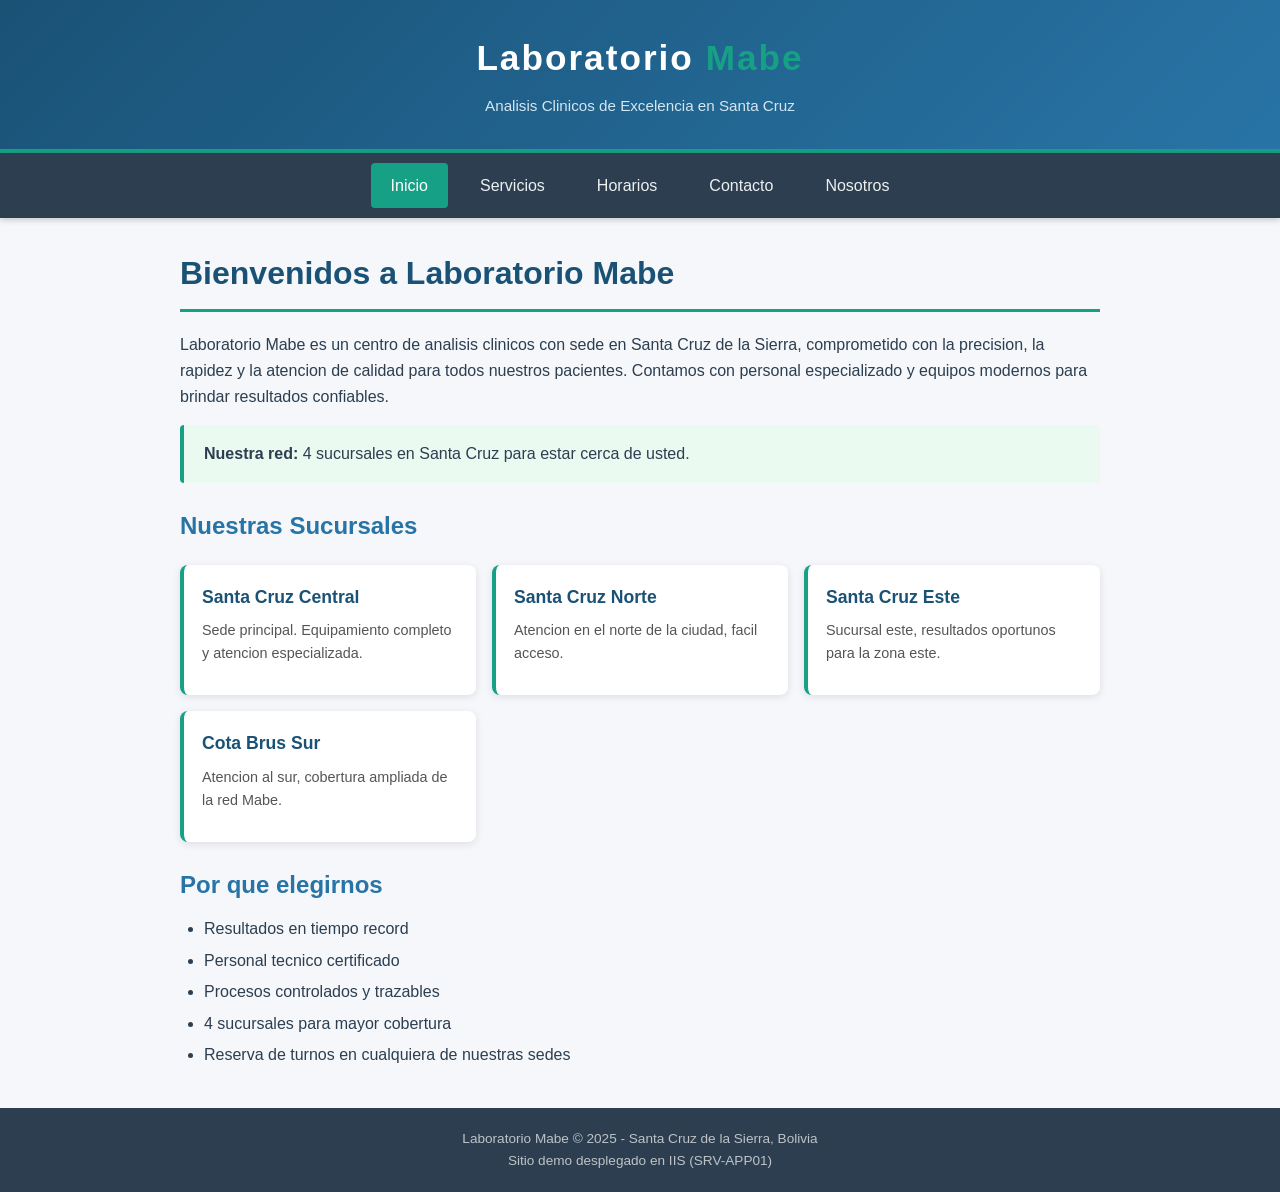
<file: Laboratorio Mabe/05_Scripts/templates_web/index.html>
<!DOCTYPE html>
<html lang="es">
<head>
  <meta charset="UTF-8">
  <meta name="viewport" content="width=device-width, initial-scale=1.0">
  <title>Laboratorio Mabe - Inicio</title>
  <link rel="stylesheet" href="style.css">
</head>
<body>
  <header>
    <div class="logo">Laboratorio <span>Mabe</span></div>
    <div class="slogan">Analisis Clinicos de Excelencia en Santa Cruz</div>
  </header>

  <nav>
    <ul>
      <li><a class="activo" href="index.html">Inicio</a></li>
      <li><a href="servicios.html">Servicios</a></li>
      <li><a href="horarios.html">Horarios</a></li>
      <li><a href="contacto.html">Contacto</a></li>
      <li><a href="nosotros.html">Nosotros</a></li>
    </ul>
  </nav>

  <main>
    <h1>Bienvenidos a Laboratorio Mabe</h1>

    <p>
      Laboratorio Mabe es un centro de analisis clinicos con sede en Santa Cruz de la Sierra,
      comprometido con la precision, la rapidez y la atencion de calidad para todos
      nuestros pacientes. Contamos con personal especializado y equipos modernos para
      brindar resultados confiables.
    </p>

    <div class="box box-verde">
      <strong>Nuestra red:</strong> 4 sucursales en Santa Cruz para estar cerca de usted.
    </div>

    <h2>Nuestras Sucursales</h2>
    <div class="cards">
      <div class="card">
        <h3>Santa Cruz Central</h3>
        <p>Sede principal. Equipamiento completo y atencion especializada.</p>
      </div>
      <div class="card">
        <h3>Santa Cruz Norte</h3>
        <p>Atencion en el norte de la ciudad, facil acceso.</p>
      </div>
      <div class="card">
        <h3>Santa Cruz Este</h3>
        <p>Sucursal este, resultados oportunos para la zona este.</p>
      </div>
      <div class="card">
        <h3>Cota Brus Sur</h3>
        <p>Atencion al sur, cobertura ampliada de la red Mabe.</p>
      </div>
    </div>

    <h2>Por que elegirnos</h2>
    <ul>
      <li>Resultados en tiempo record</li>
      <li>Personal tecnico certificado</li>
      <li>Procesos controlados y trazables</li>
      <li>4 sucursales para mayor cobertura</li>
      <li>Reserva de turnos en cualquiera de nuestras sedes</li>
    </ul>
  </main>

  <footer>
    Laboratorio Mabe &copy; 2025 - Santa Cruz de la Sierra, Bolivia<br>
    Sitio demo desplegado en IIS (SRV-APP01)
  </footer>
</body>
</html>
</file>
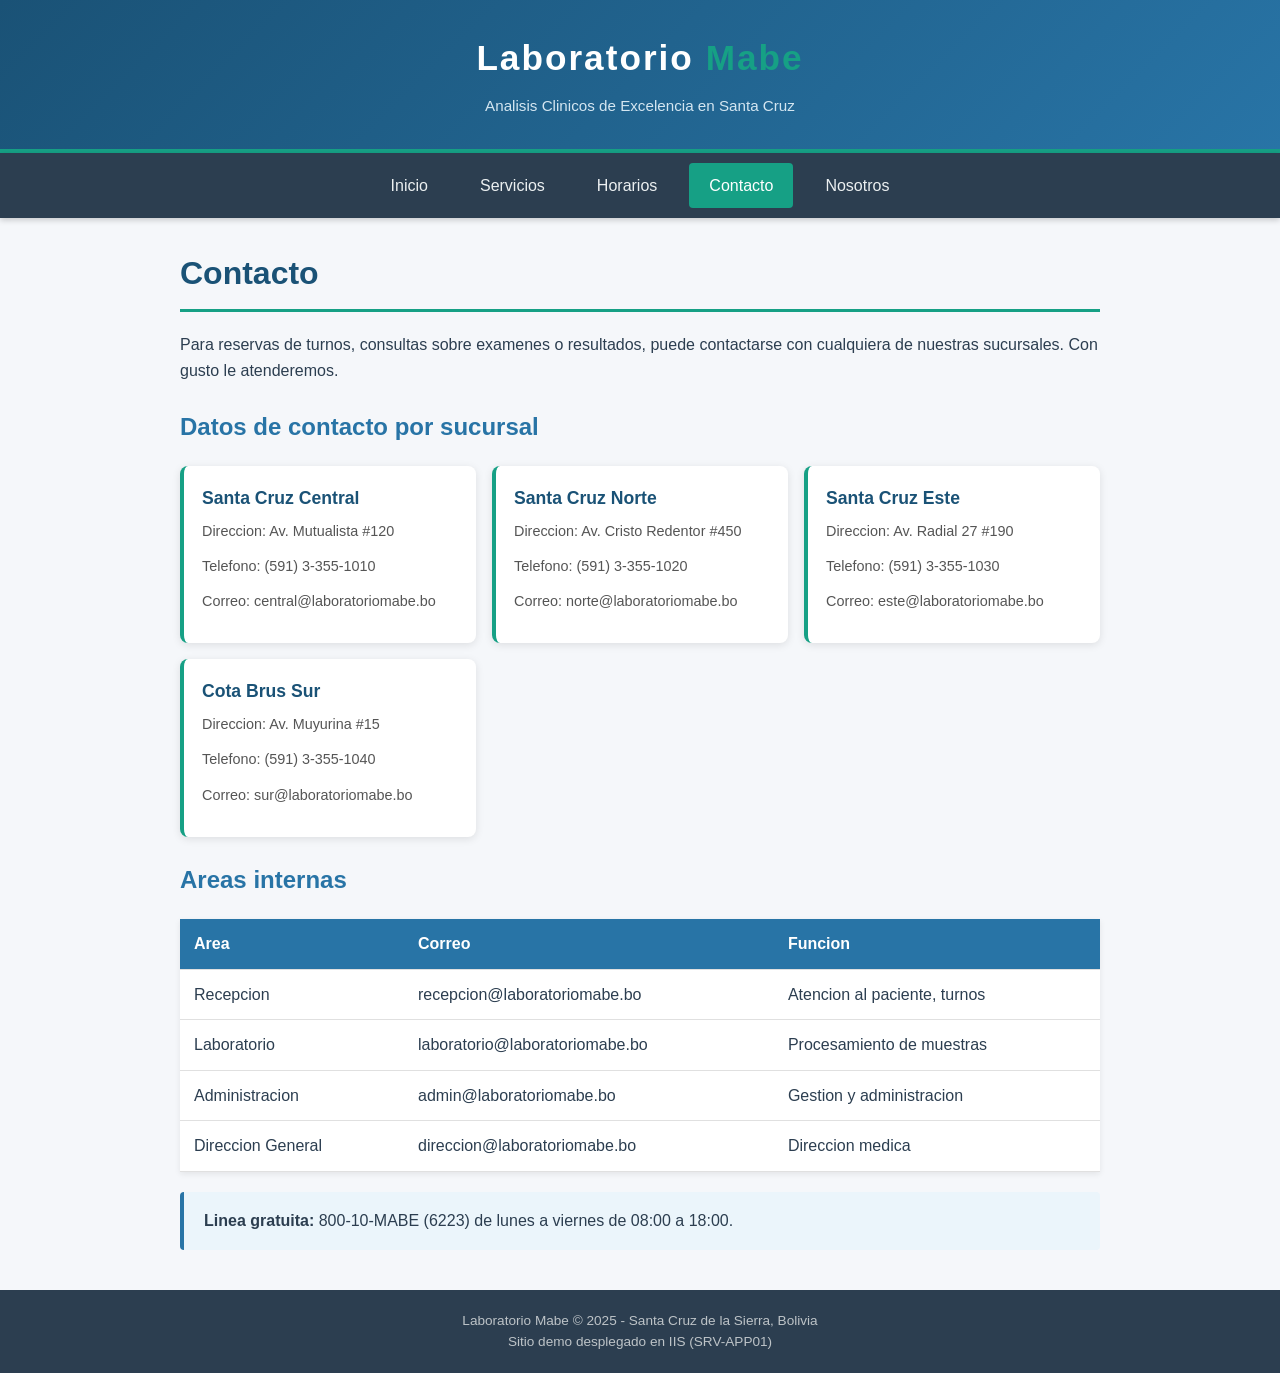
<file: Laboratorio Mabe/05_Scripts/templates_web/contacto.html>
<!DOCTYPE html>
<html lang="es">
<head>
  <meta charset="UTF-8">
  <meta name="viewport" content="width=device-width, initial-scale=1.0">
  <title>Laboratorio Mabe - Contacto</title>
  <link rel="stylesheet" href="style.css">
</head>
<body>
  <header>
    <div class="logo">Laboratorio <span>Mabe</span></div>
    <div class="slogan">Analisis Clinicos de Excelencia en Santa Cruz</div>
  </header>

  <nav>
    <ul>
      <li><a href="index.html">Inicio</a></li>
      <li><a href="servicios.html">Servicios</a></li>
      <li><a href="horarios.html">Horarios</a></li>
      <li><a class="activo" href="contacto.html">Contacto</a></li>
      <li><a href="nosotros.html">Nosotros</a></li>
    </ul>
  </nav>

  <main>
    <h1>Contacto</h1>

    <p>
      Para reservas de turnos, consultas sobre examenes o resultados, puede
      contactarse con cualquiera de nuestras sucursales. Con gusto le
      atenderemos.
    </p>

    <h2>Datos de contacto por sucursal</h2>

    <div class="cards">
      <div class="card">
        <h3>Santa Cruz Central</h3>
        <p>Direccion: Av. Mutualista #120</p>
        <p>Telefono: (591) 3-355-1010</p>
        <p>Correo: central@laboratoriomabe.bo</p>
      </div>
      <div class="card">
        <h3>Santa Cruz Norte</h3>
        <p>Direccion: Av. Cristo Redentor #450</p>
        <p>Telefono: (591) 3-355-1020</p>
        <p>Correo: norte@laboratoriomabe.bo</p>
      </div>
      <div class="card">
        <h3>Santa Cruz Este</h3>
        <p>Direccion: Av. Radial 27 #190</p>
        <p>Telefono: (591) 3-355-1030</p>
        <p>Correo: este@laboratoriomabe.bo</p>
      </div>
      <div class="card">
        <h3>Cota Brus Sur</h3>
        <p>Direccion: Av. Muyurina #15</p>
        <p>Telefono: (591) 3-355-1040</p>
        <p>Correo: sur@laboratoriomabe.bo</p>
      </div>
    </div>

    <h2>Areas internas</h2>
    <table>
      <thead>
        <tr>
          <th>Area</th>
          <th>Correo</th>
          <th>Funcion</th>
        </tr>
      </thead>
      <tbody>
        <tr>
          <td>Recepcion</td>
          <td>recepcion@laboratoriomabe.bo</td>
          <td>Atencion al paciente, turnos</td>
        </tr>
        <tr>
          <td>Laboratorio</td>
          <td>laboratorio@laboratoriomabe.bo</td>
          <td>Procesamiento de muestras</td>
        </tr>
        <tr>
          <td>Administracion</td>
          <td>admin@laboratoriomabe.bo</td>
          <td>Gestion y administracion</td>
        </tr>
        <tr>
          <td>Direccion General</td>
          <td>direccion@laboratoriomabe.bo</td>
          <td>Direccion medica</td>
        </tr>
      </tbody>
    </table>

    <div class="box">
      <strong>Linea gratuita:</strong> 800-10-MABE (6223) de lunes a viernes
      de 08:00 a 18:00.
    </div>
  </main>

  <footer>
    Laboratorio Mabe &copy; 2025 - Santa Cruz de la Sierra, Bolivia<br>
    Sitio demo desplegado en IIS (SRV-APP01)
  </footer>
</body>
</html>
</file>
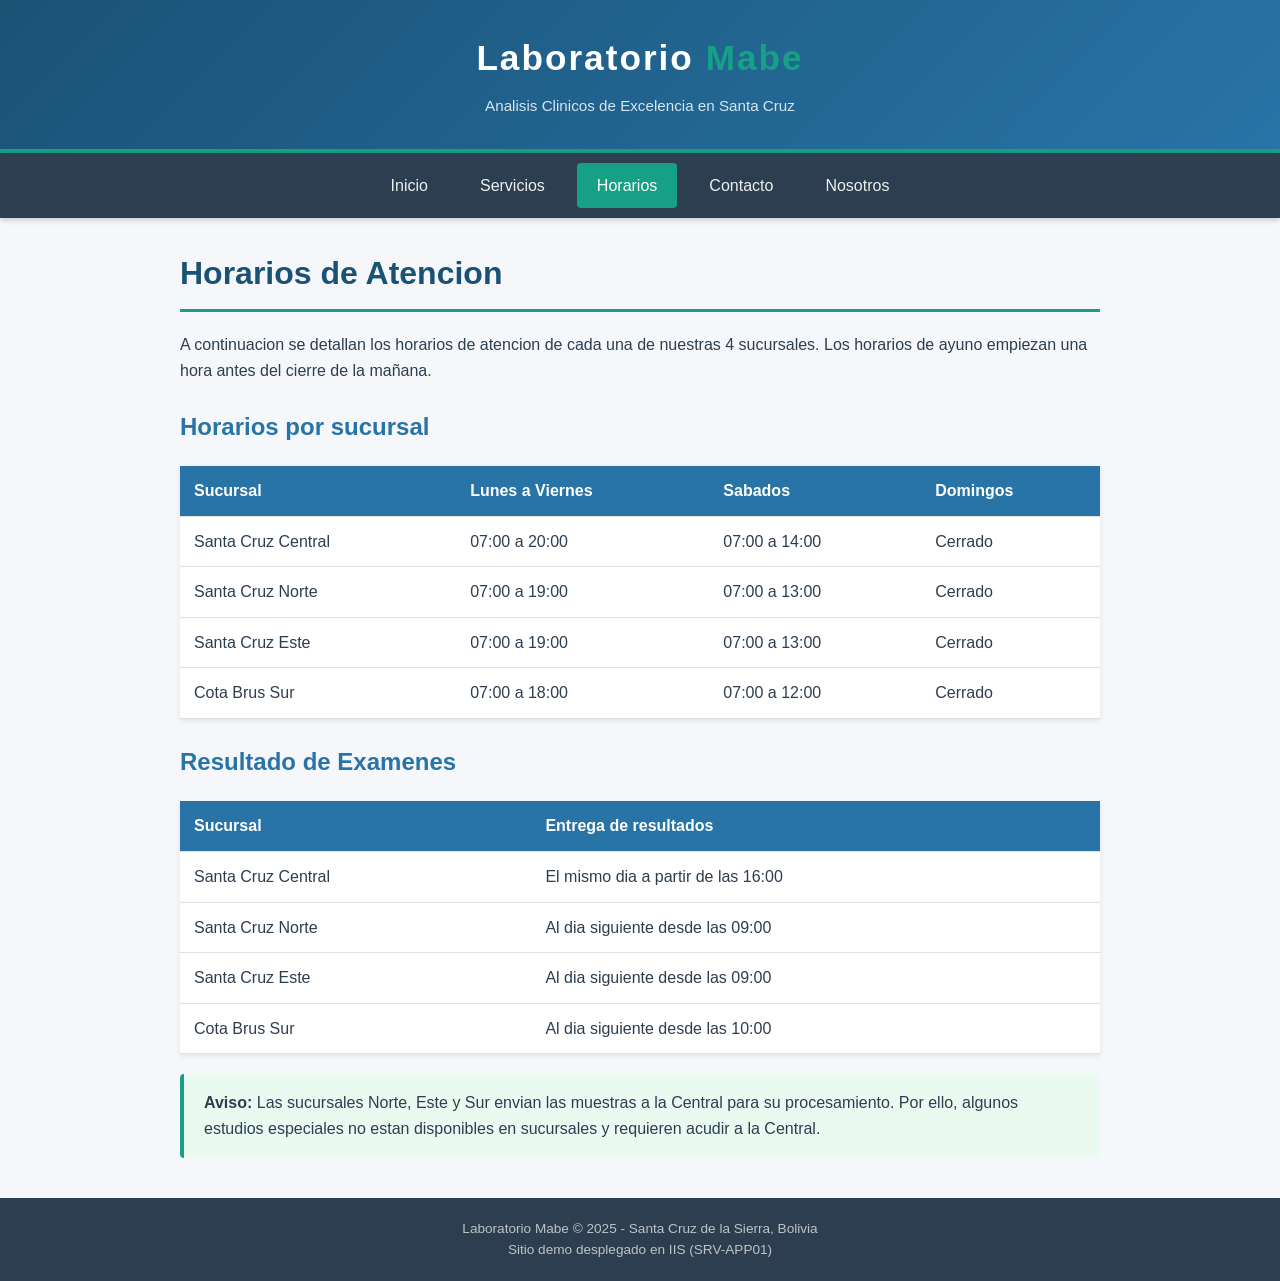
<file: Laboratorio Mabe/05_Scripts/templates_web/horarios.html>
<!DOCTYPE html>
<html lang="es">
<head>
  <meta charset="UTF-8">
  <meta name="viewport" content="width=device-width, initial-scale=1.0">
  <title>Laboratorio Mabe - Horarios</title>
  <link rel="stylesheet" href="style.css">
</head>
<body>
  <header>
    <div class="logo">Laboratorio <span>Mabe</span></div>
    <div class="slogan">Analisis Clinicos de Excelencia en Santa Cruz</div>
  </header>

  <nav>
    <ul>
      <li><a href="index.html">Inicio</a></li>
      <li><a href="servicios.html">Servicios</a></li>
      <li><a class="activo" href="horarios.html">Horarios</a></li>
      <li><a href="contacto.html">Contacto</a></li>
      <li><a href="nosotros.html">Nosotros</a></li>
    </ul>
  </nav>

  <main>
    <h1>Horarios de Atencion</h1>

    <p>
      A continuacion se detallan los horarios de atencion de cada una de nuestras
      4 sucursales. Los horarios de ayuno empiezan una hora antes del cierre de la mañana.
    </p>

    <h2>Horarios por sucursal</h2>
    <table>
      <thead>
        <tr>
          <th>Sucursal</th>
          <th>Lunes a Viernes</th>
          <th>Sabados</th>
          <th>Domingos</th>
        </tr>
      </thead>
      <tbody>
        <tr>
          <td>Santa Cruz Central</td>
          <td>07:00 a 20:00</td>
          <td>07:00 a 14:00</td>
          <td>Cerrado</td>
        </tr>
        <tr>
          <td>Santa Cruz Norte</td>
          <td>07:00 a 19:00</td>
          <td>07:00 a 13:00</td>
          <td>Cerrado</td>
        </tr>
        <tr>
          <td>Santa Cruz Este</td>
          <td>07:00 a 19:00</td>
          <td>07:00 a 13:00</td>
          <td>Cerrado</td>
        </tr>
        <tr>
          <td>Cota Brus Sur</td>
          <td>07:00 a 18:00</td>
          <td>07:00 a 12:00</td>
          <td>Cerrado</td>
        </tr>
      </tbody>
    </table>

    <h2>Resultado de Examenes</h2>
    <table>
      <thead>
        <tr>
          <th>Sucursal</th>
          <th>Entrega de resultados</th>
        </tr>
      </thead>
      <tbody>
        <tr>
          <td>Santa Cruz Central</td>
          <td>El mismo dia a partir de las 16:00</td>
        </tr>
        <tr>
          <td>Santa Cruz Norte</td>
          <td>Al dia siguiente desde las 09:00</td>
        </tr>
        <tr>
          <td>Santa Cruz Este</td>
          <td>Al dia siguiente desde las 09:00</td>
        </tr>
        <tr>
          <td>Cota Brus Sur</td>
          <td>Al dia siguiente desde las 10:00</td>
        </tr>
      </tbody>
    </table>

    <div class="box box-verde">
      <strong>Aviso:</strong> Las sucursales Norte, Este y Sur envian las muestras a
      la Central para su procesamiento. Por ello, algunos estudios especiales no
      estan disponibles en sucursales y requieren acudir a la Central.
    </div>
  </main>

  <footer>
    Laboratorio Mabe &copy; 2025 - Santa Cruz de la Sierra, Bolivia<br>
    Sitio demo desplegado en IIS (SRV-APP01)
  </footer>
</body>
</html>
</file>
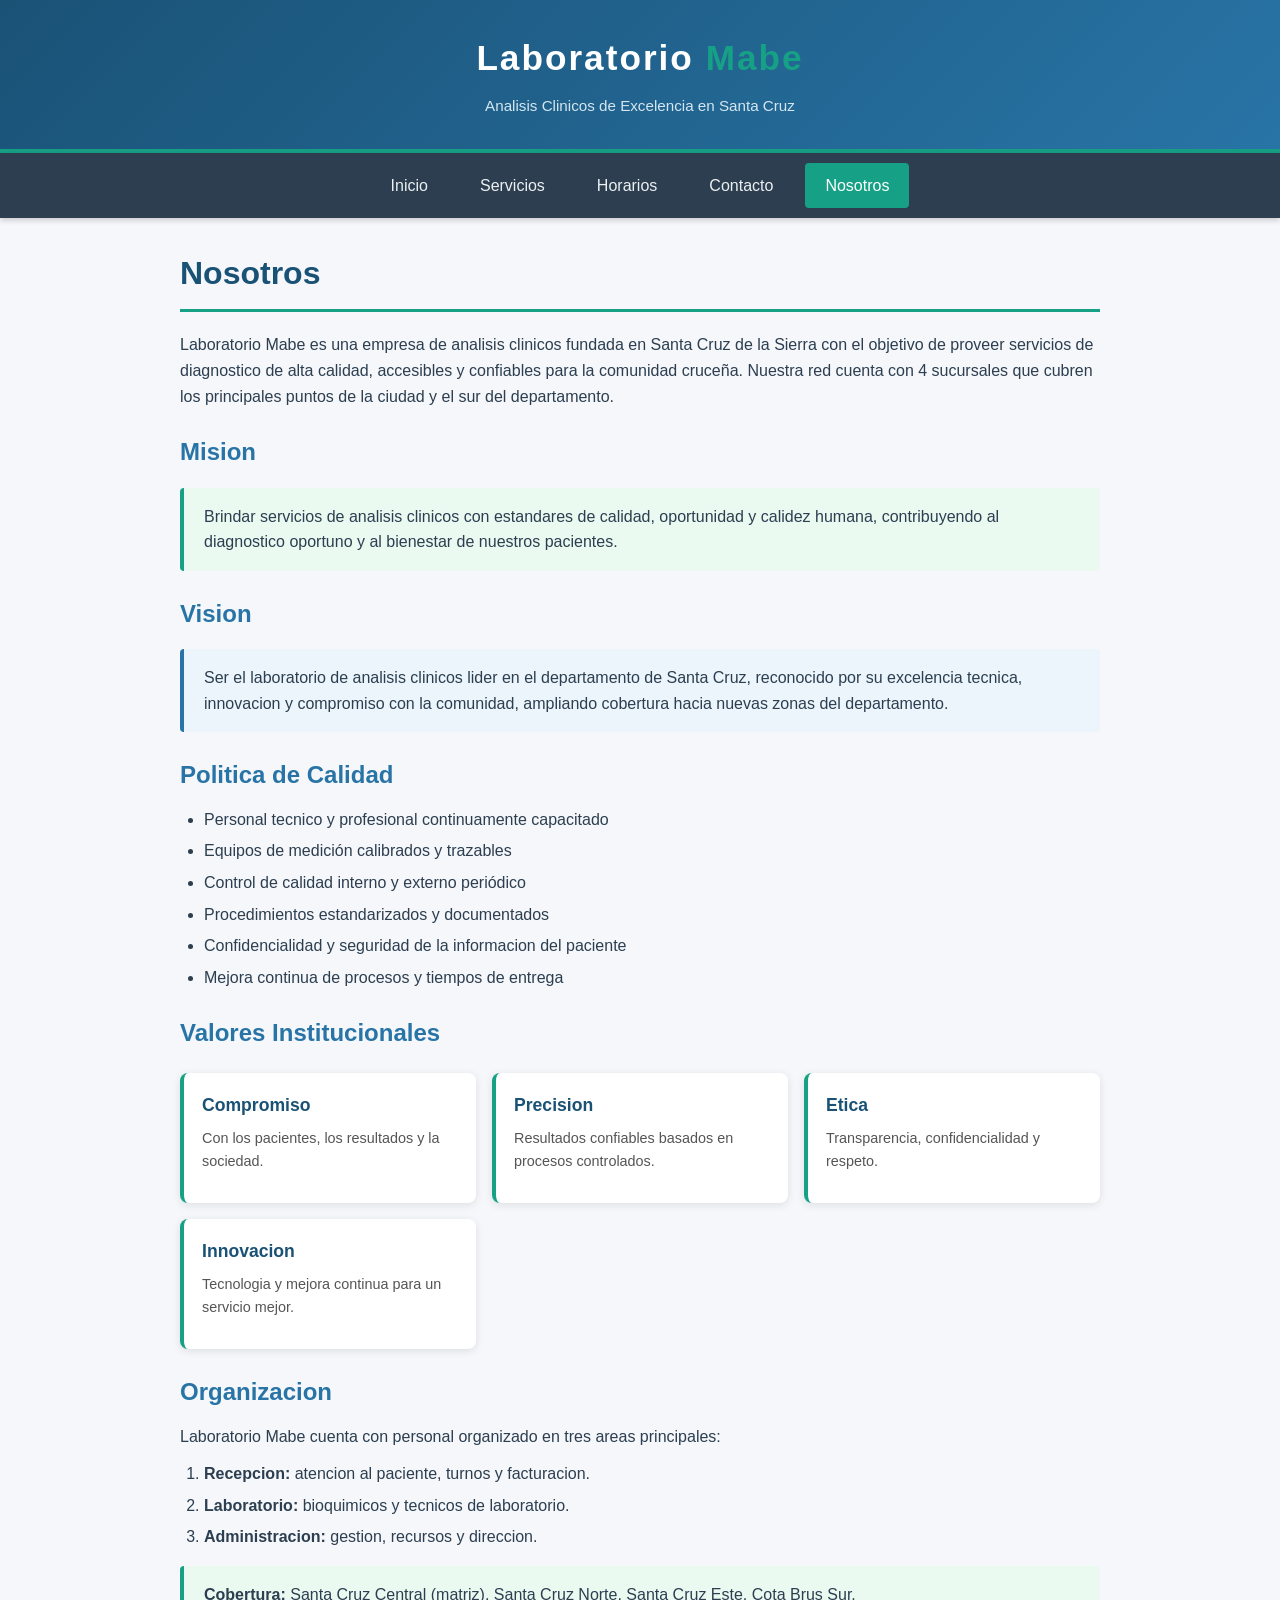
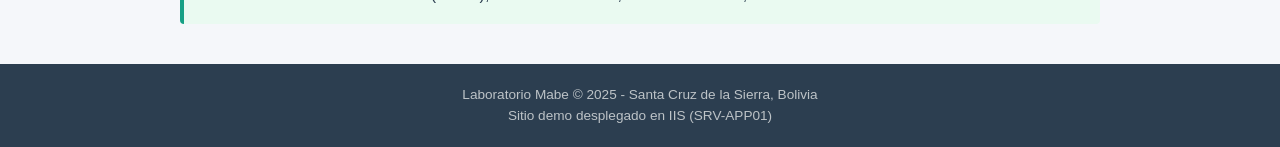
<file: Laboratorio Mabe/05_Scripts/templates_web/nosotros.html>
<!DOCTYPE html>
<html lang="es">
<head>
  <meta charset="UTF-8">
  <meta name="viewport" content="width=device-width, initial-scale=1.0">
  <title>Laboratorio Mabe - Nosotros</title>
  <link rel="stylesheet" href="style.css">
</head>
<body>
  <header>
    <div class="logo">Laboratorio <span>Mabe</span></div>
    <div class="slogan">Analisis Clinicos de Excelencia en Santa Cruz</div>
  </header>

  <nav>
    <ul>
      <li><a href="index.html">Inicio</a></li>
      <li><a href="servicios.html">Servicios</a></li>
      <li><a href="horarios.html">Horarios</a></li>
      <li><a href="contacto.html">Contacto</a></li>
      <li><a class="activo" href="nosotros.html">Nosotros</a></li>
    </ul>
  </nav>

  <main>
    <h1>Nosotros</h1>

    <p>
      Laboratorio Mabe es una empresa de analisis clinicos fundada en Santa Cruz
      de la Sierra con el objetivo de proveer servicios de diagnostico de alta
      calidad, accesibles y confiables para la comunidad cruceña. Nuestra
      red cuenta con 4 sucursales que cubren los principales puntos de la
      ciudad y el sur del departamento.
    </p>

    <h2>Mision</h2>
    <div class="box box-verde">
      Brindar servicios de analisis clinicos con estandares de calidad,
      oportunidad y calidez humana, contribuyendo al diagnostico oportuno
      y al bienestar de nuestros pacientes.
    </div>

    <h2>Vision</h2>
    <div class="box">
      Ser el laboratorio de analisis clinicos lider en el departamento de
      Santa Cruz, reconocido por su excelencia tecnica, innovacion y
      compromiso con la comunidad, ampliando cobertura hacia nuevas zonas
      del departamento.
    </div>

    <h2>Politica de Calidad</h2>
    <ul>
      <li>Personal tecnico y profesional continuamente capacitado</li>
      <li>Equipos de medición calibrados y trazables</li>
      <li>Control de calidad interno y externo periódico</li>
      <li>Procedimientos estandarizados y documentados</li>
      <li>Confidencialidad y seguridad de la informacion del paciente</li>
      <li>Mejora continua de procesos y tiempos de entrega</li>
    </ul>

    <h2>Valores Institucionales</h2>
    <div class="cards">
      <div class="card">
        <h3>Compromiso</h3>
        <p>Con los pacientes, los resultados y la sociedad.</p>
      </div>
      <div class="card">
        <h3>Precision</h3>
        <p>Resultados confiables basados en procesos controlados.</p>
      </div>
      <div class="card">
        <h3>Etica</h3>
        <p>Transparencia, confidencialidad y respeto.</p>
      </div>
      <div class="card">
        <h3>Innovacion</h3>
        <p>Tecnologia y mejora continua para un servicio mejor.</p>
      </div>
    </div>

    <h2>Organizacion</h2>
    <p>
      Laboratorio Mabe cuenta con personal organizado en tres areas
      principales:
    </p>
    <ol>
      <li><strong>Recepcion:</strong> atencion al paciente, turnos y facturacion.</li>
      <li><strong>Laboratorio:</strong> bioquimicos y tecnicos de laboratorio.</li>
      <li><strong>Administracion:</strong> gestion, recursos y direccion.</li>
    </ol>

    <div class="box box-verde">
      <strong>Cobertura:</strong> Santa Cruz Central (matriz), Santa Cruz Norte,
      Santa Cruz Este, Cota Brus Sur.
    </div>
  </main>

  <footer>
    Laboratorio Mabe &copy; 2025 - Santa Cruz de la Sierra, Bolivia<br>
    Sitio demo desplegado en IIS (SRV-APP01)
  </footer>
</body>
</html>
</file>
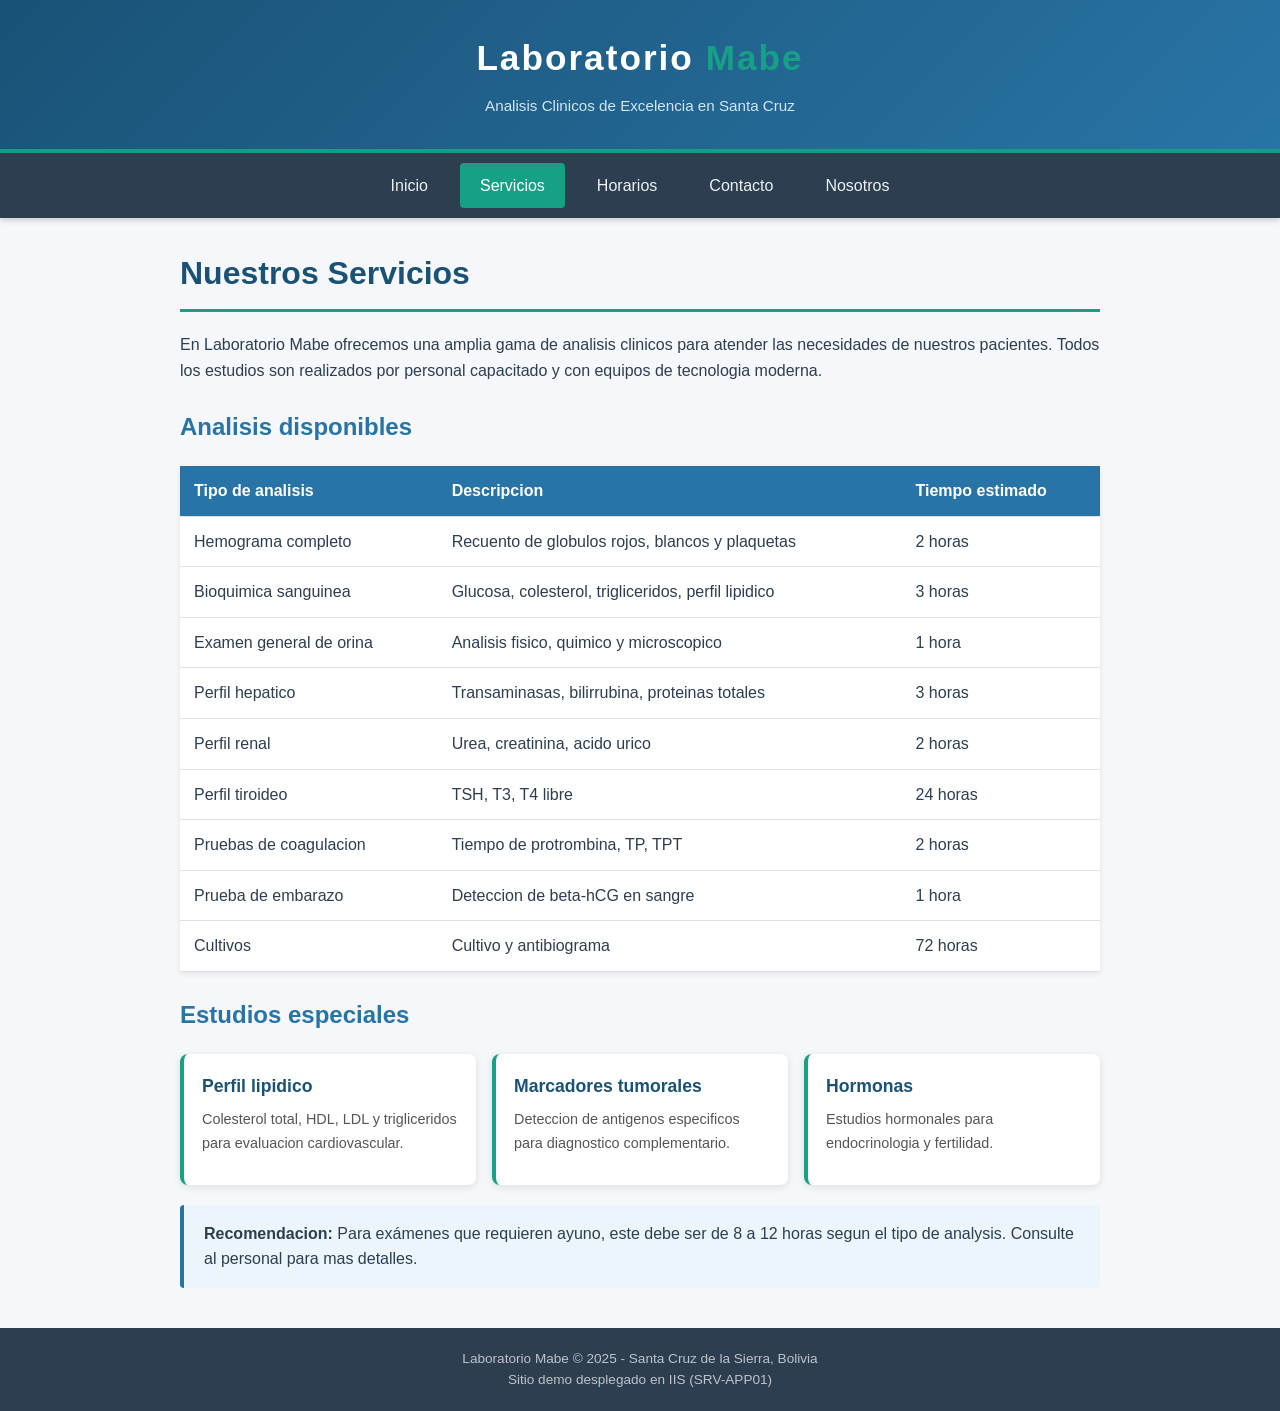
<file: Laboratorio Mabe/05_Scripts/templates_web/servicios.html>
<!DOCTYPE html>
<html lang="es">
<head>
  <meta charset="UTF-8">
  <meta name="viewport" content="width=device-width, initial-scale=1.0">
  <title>Laboratorio Mabe - Servicios</title>
  <link rel="stylesheet" href="style.css">
</head>
<body>
  <header>
    <div class="logo">Laboratorio <span>Mabe</span></div>
    <div class="slogan">Analisis Clinicos de Excelencia en Santa Cruz</div>
  </header>

  <nav>
    <ul>
      <li><a href="index.html">Inicio</a></li>
      <li><a class="activo" href="servicios.html">Servicios</a></li>
      <li><a href="horarios.html">Horarios</a></li>
      <li><a href="contacto.html">Contacto</a></li>
      <li><a href="nosotros.html">Nosotros</a></li>
    </ul>
  </nav>

  <main>
    <h1>Nuestros Servicios</h1>

    <p>
      En Laboratorio Mabe ofrecemos una amplia gama de analisis clinicos para
      atender las necesidades de nuestros pacientes. Todos los estudios son
      realizados por personal capacitado y con equipos de tecnologia moderna.
    </p>

    <h2>Analisis disponibles</h2>
    <table>
      <thead>
        <tr>
          <th>Tipo de analisis</th>
          <th>Descripcion</th>
          <th>Tiempo estimado</th>
        </tr>
      </thead>
      <tbody>
        <tr>
          <td>Hemograma completo</td>
          <td>Recuento de globulos rojos, blancos y plaquetas</td>
          <td>2 horas</td>
        </tr>
        <tr>
          <td>Bioquimica sanguinea</td>
          <td>Glucosa, colesterol, trigliceridos, perfil lipidico</td>
          <td>3 horas</td>
        </tr>
        <tr>
          <td>Examen general de orina</td>
          <td>Analisis fisico, quimico y microscopico</td>
          <td>1 hora</td>
        </tr>
        <tr>
          <td>Perfil hepatico</td>
          <td>Transaminasas, bilirrubina, proteinas totales</td>
          <td>3 horas</td>
        </tr>
        <tr>
          <td>Perfil renal</td>
          <td>Urea, creatinina, acido urico</td>
          <td>2 horas</td>
        </tr>
        <tr>
          <td>Perfil tiroideo</td>
          <td>TSH, T3, T4 libre</td>
          <td>24 horas</td>
        </tr>
        <tr>
          <td>Pruebas de coagulacion</td>
          <td>Tiempo de protrombina, TP, TPT</td>
          <td>2 horas</td>
        </tr>
        <tr>
          <td>Prueba de embarazo</td>
          <td>Deteccion de beta-hCG en sangre</td>
          <td>1 hora</td>
        </tr>
        <tr>
          <td>Cultivos</td>
          <td>Cultivo y antibiograma</td>
          <td>72 horas</td>
        </tr>
      </tbody>
    </table>

    <h2>Estudios especiales</h2>
    <div class="cards">
      <div class="card">
        <h3>Perfil lipidico</h3>
                <p>Colesterol total, HDL, LDL y trigliceridos para evaluacion cardiovascular.</p>
              </div>
              <div class="card">
                <h3>Marcadores tumorales</h3>
                <p>Deteccion de antigenos especificos para diagnostico complementario.</p>
              </div>
              <div class="card">
                <h3>Hormonas</h3>
                <p>Estudios hormonales para endocrinologia y fertilidad.</p>
      </div>
    </div>

    <div class="box">
      <strong>Recomendacion:</strong> Para exámenes que requieren ayuno, este debe ser
      de 8 a 12 horas segun el tipo de analysis. Consulte al personal para mas detalles.
    </div>
  </main>

  <footer>
    Laboratorio Mabe &copy; 2025 - Santa Cruz de la Sierra, Bolivia<br>
    Sitio demo desplegado en IIS (SRV-APP01)
  </footer>
</body>
</html>
</file>
<file: Laboratorio Mabe/05_Scripts/templates_web/style.css>
/* Laboratorio Mabe - Sitio web demo (IIS) */

* {
  box-sizing: border-box;
  margin: 0;
  padding: 0;
}

body {
  font-family: "Segoe UI", Tahoma, Arial, sans-serif;
  background: #f5f7fa;
  color: #2c3e50;
  line-height: 1.6;
}

/* Header */
header {
  background: linear-gradient(135deg, #1a5276, #2874a6);
  color: #fff;
  padding: 30px 20px;
  text-align: center;
  border-bottom: 4px solid #16a085;
}

header .logo {
  font-size: 2.2em;
  font-weight: bold;
  letter-spacing: 2px;
}

header .logo span {
  color: #16a085;
}

header .slogan {
  font-size: 0.95em;
  margin-top: 8px;
  color: #d4e6f1;
}

/* Menu de navegacion */
nav {
  background: #2c3e50;
  padding: 10px 0;
  box-shadow: 0 2px 6px rgba(0, 0, 0, 0.2);
}

nav ul {
  list-style: none;
  display: flex;
  justify-content: center;
  flex-wrap: wrap;
}

nav ul li {
  margin: 0 6px;
}

nav ul li a {
  display: block;
  color: #ecf0f1;
  text-decoration: none;
  padding: 10px 20px;
  border-radius: 4px;
  font-weight: 500;
  transition: background 0.2s;
}

nav ul li a:hover,
nav ul li a.activo {
  background: #16a085;
  color: #fff;
}

/* Contenido */
main {
  max-width: 960px;
  margin: 30px auto;
  padding: 0 20px;
}

main h1 {
  color: #1a5276;
  border-bottom: 3px solid #16a085;
  padding-bottom: 10px;
  margin-bottom: 20px;
}

main h2 {
  color: #2874a6;
  margin: 24px 0 12px 0;
}

main p {
  margin-bottom: 12px;
}

/* Cards de sucursales / servicios */
.cards {
  display: grid;
  grid-template-columns: repeat(auto-fit, minmax(220px, 1fr));
  gap: 16px;
  margin: 20px 0;
}

.card {
  background: #fff;
  border-radius: 8px;
  padding: 18px;
  box-shadow: 0 2px 8px rgba(0, 0, 0, 0.1);
  border-left: 4px solid #16a085;
}

.card h3 {
  color: #1a5276;
  margin-bottom: 8px;
  font-size: 1.1em;
}

.card p {
  font-size: 0.9em;
  color: #555;
}

/* Tablas */
table {
  width: 100%;
  border-collapse: collapse;
  margin: 20px 0;
  background: #fff;
  box-shadow: 0 2px 6px rgba(0, 0, 0, 0.08);
}

th,
td {
  padding: 12px 14px;
  text-align: left;
  border-bottom: 1px solid #e0e0e0;
}

th {
  background: #2874a6;
  color: #fff;
  font-weight: 600;
}

tr:hover td {
  background: #f4f9fb;
}

/* Listas */
main ul,
main ol {
  margin: 10px 0 16px 24px;
}

main ul li,
main ol li {
  margin-bottom: 6px;
}

/* Cajas destacadas */
.box {
  background: #ebf5fb;
  border-left: 4px solid #2874a6;
  padding: 16px 20px;
  border-radius: 4px;
  margin: 16px 0;
}

.box-verde {
  background: #eafaf1;
  border-left: 4px solid #16a085;
}

/* Footer */
footer {
  background: #2c3e50;
  color: #bdc3c7;
  text-align: center;
  padding: 20px;
  margin-top: 40px;
  font-size: 0.85em;
}

footer a {
  color: #16a085;
  text-decoration: none;
}
</file>
